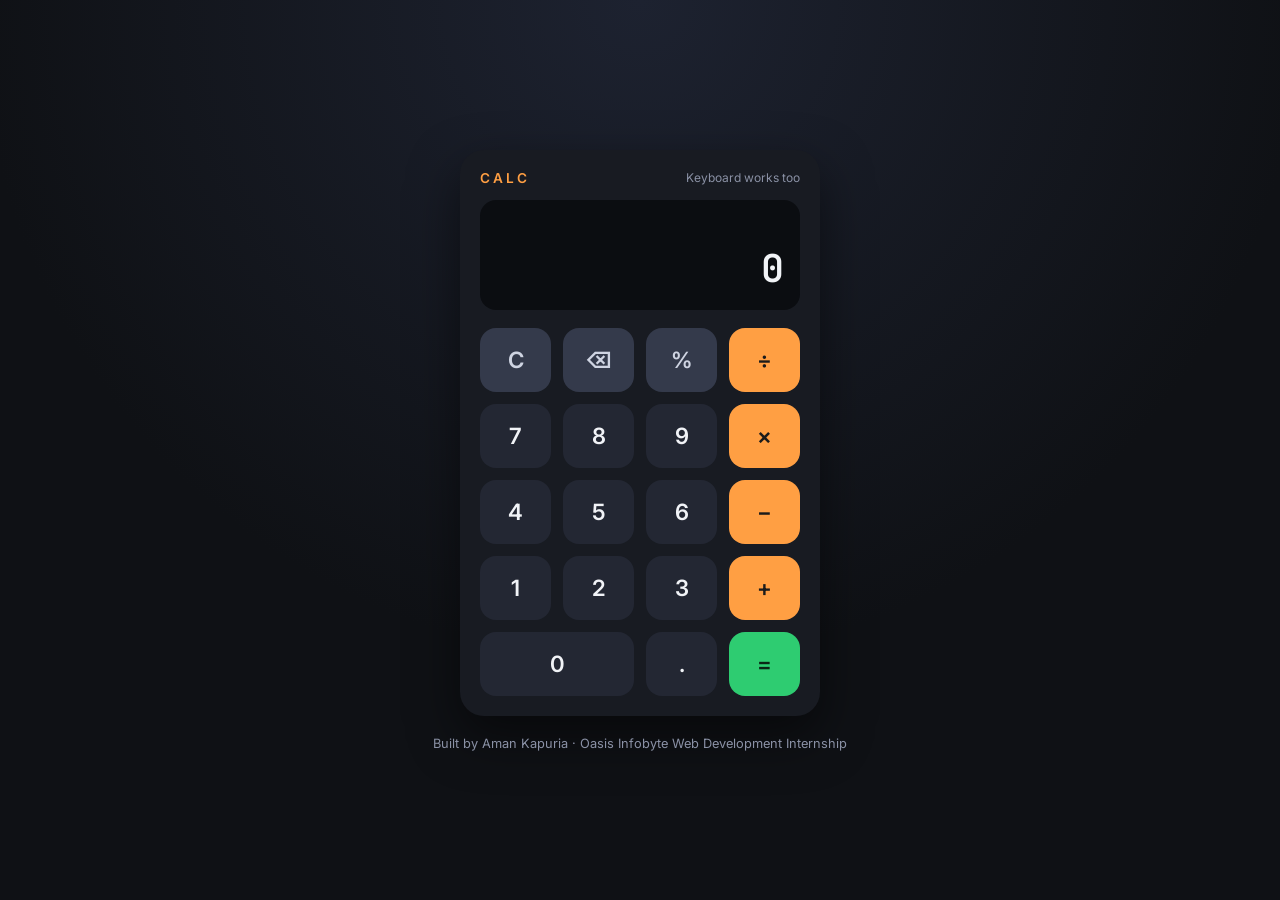
<file: WebDev-L2-Calculator/index.html>
<!DOCTYPE html>
<html lang="en">
<head>
  <meta charset="UTF-8">
  <meta name="viewport" content="width=device-width, initial-scale=1.0">
  <title>Calculator | Aman Kapuria</title>
  <link rel="preconnect" href="https://fonts.googleapis.com">
  <link href="https://fonts.googleapis.com/css2?family=JetBrains+Mono:wght@400;600&family=Inter:wght@400;600&display=swap" rel="stylesheet">
  <link rel="stylesheet" href="style.css">
</head>
<body>
  <main class="calculator" aria-label="Calculator">
    <header class="calc-header">
      <span class="brand">CALC</span>
      <span class="hint">Keyboard works too</span>
    </header>

    <!-- Display screen: top line = expression, bottom line = current value / result -->
    <section class="display" aria-live="polite">
      <div class="expression" id="expression"></div>
      <div class="result" id="result">0</div>
    </section>

    <!-- Buttons: no inline onclick. Every button is wired up in script.js with addEventListener -->
    <section class="keys">
      <button class="key fn" data-action="clear">C</button>
      <button class="key fn" data-action="backspace" aria-label="Backspace">⌫</button>
      <button class="key fn" data-action="percent">%</button>
      <button class="key op" data-operator="÷">÷</button>

      <button class="key" data-number="7">7</button>
      <button class="key" data-number="8">8</button>
      <button class="key" data-number="9">9</button>
      <button class="key op" data-operator="×">×</button>

      <button class="key" data-number="4">4</button>
      <button class="key" data-number="5">5</button>
      <button class="key" data-number="6">6</button>
      <button class="key op" data-operator="−">−</button>

      <button class="key" data-number="1">1</button>
      <button class="key" data-number="2">2</button>
      <button class="key" data-number="3">3</button>
      <button class="key op" data-operator="+">+</button>

      <button class="key zero" data-number="0">0</button>
      <button class="key" data-action="decimal">.</button>
      <button class="key equals" data-action="equals">=</button>
    </section>
  </main>

  <footer class="credit">Built by Aman Kapuria · Oasis Infobyte Web Development Internship</footer>

  <script src="script.js"></script>
</body>
</html>
</file>
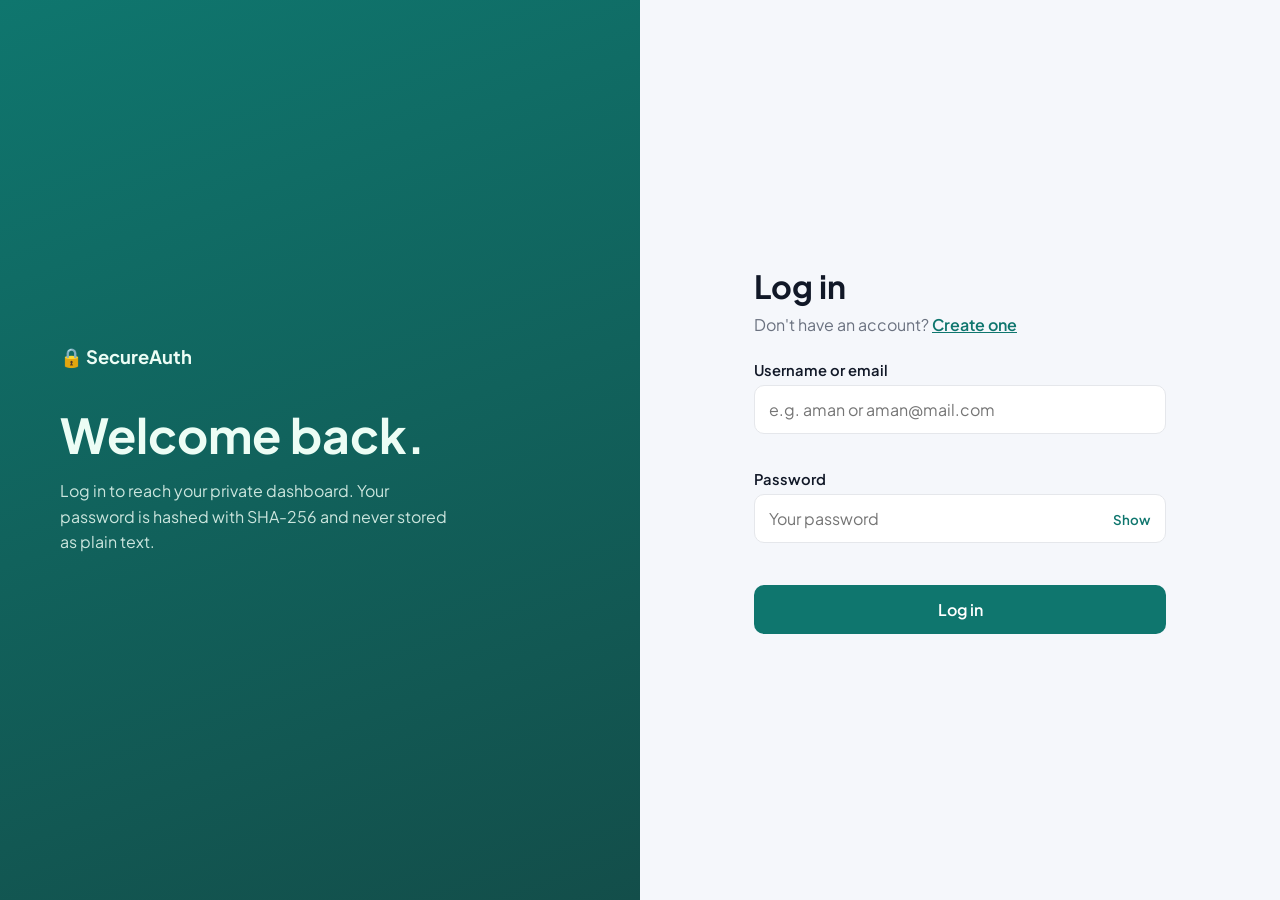
<file: WebDev-L2-LoginAuth/index.html>
<!DOCTYPE html>
<html lang="en">
<head>
  <meta charset="UTF-8">
  <meta name="viewport" content="width=device-width, initial-scale=1.0">
  <title>Login | SecureAuth</title>
  <link rel="preconnect" href="https://fonts.googleapis.com">
  <link href="https://fonts.googleapis.com/css2?family=Plus+Jakarta+Sans:wght@400;500;600;700&display=swap" rel="stylesheet">
  <link rel="stylesheet" href="style.css">
</head>
<body>
  <div class="auth-wrap">
    <aside class="brand-panel">
      <div class="logo">🔒 SecureAuth</div>
      <h2>Welcome back.</h2>
      <p>Log in to reach your private dashboard. Your password is hashed with SHA-256 and never stored as plain text.</p>
    </aside>

    <main class="form-panel">
      <h1>Log in</h1>
      <p class="sub">Don't have an account? <a href="register.html">Create one</a></p>

      <div class="alert" id="alert" role="alert" hidden></div>

      <form id="loginForm" novalidate>
        <div class="field">
          <label for="identifier">Username or email</label>
          <input type="text" id="identifier" autocomplete="username" placeholder="e.g. aman or aman@mail.com">
          <span class="field-error"></span>
        </div>

        <div class="field">
          <label for="password">Password</label>
          <div class="pass-wrap">
            <input type="password" id="password" autocomplete="current-password" placeholder="Your password">
            <button type="button" class="toggle-pass">Show</button>
          </div>
          <span class="field-error"></span>
        </div>

        <button type="submit" class="btn-primary" id="loginBtn">Log in</button>
      </form>
    </main>
  </div>

  <script src="auth.js"></script>
  <script>
    // Already logged in? Go straight to the dashboard.
    if (getSession()) window.location.replace("dashboard.html");

    const loginForm = document.getElementById("loginForm");
    const identifierInput = document.getElementById("identifier");
    const passwordInput = document.getElementById("password");
    const alertBox = document.getElementById("alert");
    const loginBtn = document.getElementById("loginBtn");

    // Show the success message after registering
    if (new URLSearchParams(location.search).get("registered") === "1") {
      showAlert(alertBox, "Account created! Please log in.", "success");
    }

    loginForm.addEventListener("submit", async (event) => {
      event.preventDefault();
      showAlert(alertBox, "");

      const identifier = identifierInput.value.trim();
      const password = passwordInput.value;

      // No empty submissions
      setFieldError(identifierInput, identifier ? "" : "Please enter your username or email.");
      setFieldError(passwordInput, password ? "" : "Please enter your password.");
      if (!identifier || !password) return;

      loginBtn.disabled = true;
      loginBtn.textContent = "Checking...";
      try {
        const result = await loginUser(identifier, password);
        if (result.ok) {
          window.location.replace("dashboard.html");
          return;
        }
        showAlert(alertBox, result.message);
        passwordInput.value = "";
        passwordInput.focus();
      } catch (err) {
        showAlert(alertBox, "Your browser can't run secure hashing here. Please open the page over https or localhost.");
      }
      loginBtn.disabled = false;
      loginBtn.textContent = "Log in";
    });

    [identifierInput, passwordInput].forEach((input) =>
      input.addEventListener("input", () => setFieldError(input, ""))
    );
  </script>
</body>
</html>
</file>
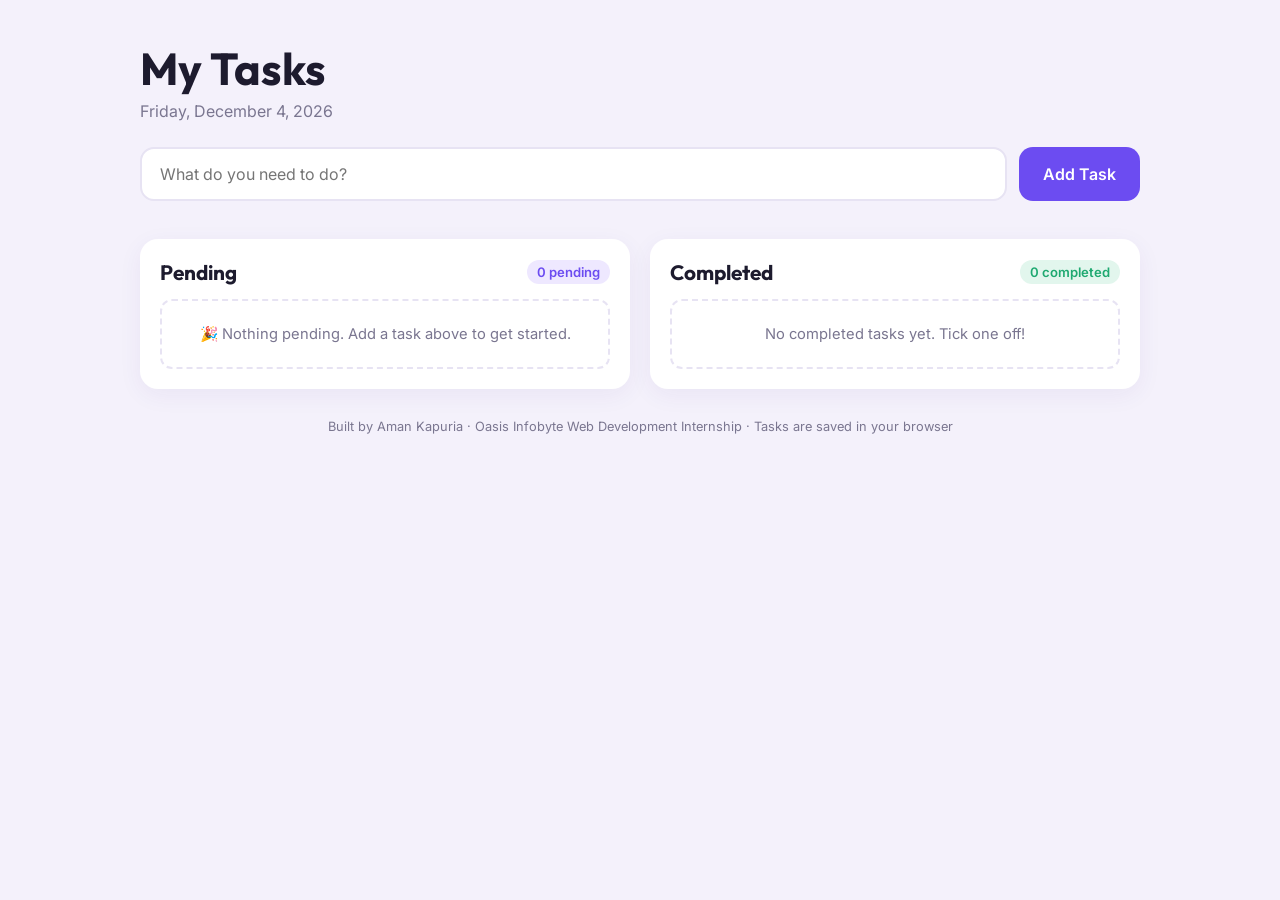
<file: WebDev-L2-TodoApp/index.html>
<!DOCTYPE html>
<html lang="en">
<head>
  <meta charset="UTF-8">
  <meta name="viewport" content="width=device-width, initial-scale=1.0">
  <title>To-Do App | Aman Kapuria</title>
  <link rel="preconnect" href="https://fonts.googleapis.com">
  <link href="https://fonts.googleapis.com/css2?family=Outfit:wght@500;700&family=Inter:wght@400;500;600&display=swap" rel="stylesheet">
  <link rel="stylesheet" href="style.css">
</head>
<body>
  <main class="app">
    <header class="app-header">
      <h1>My Tasks</h1>
      <p class="today" id="today"></p>
    </header>

    <!-- Add a new task -->
    <form class="add-form" id="addForm" autocomplete="off">
      <input type="text" id="taskInput" placeholder="What do you need to do?" maxlength="120" aria-label="New task">
      <button type="submit" class="btn-add">Add Task</button>
    </form>
    <p class="form-error" id="formError" role="alert"></p>

    <div class="lists">
      <!-- Pending tasks -->
      <section class="list-card">
        <div class="list-head">
          <h2>Pending</h2>
          <span class="count pending-count" id="pendingCount">0 pending</span>
        </div>
        <ul class="task-list" id="pendingList"></ul>
        <p class="empty" id="pendingEmpty">🎉 Nothing pending. Add a task above to get started.</p>
      </section>

      <!-- Completed tasks -->
      <section class="list-card">
        <div class="list-head">
          <h2>Completed</h2>
          <span class="count done-count" id="completedCount">0 completed</span>
        </div>
        <ul class="task-list" id="completedList"></ul>
        <p class="empty" id="completedEmpty">No completed tasks yet. Tick one off!</p>
      </section>
    </div>

    <footer class="credit">Built by Aman Kapuria · Oasis Infobyte Web Development Internship · Tasks are saved in your browser</footer>
  </main>

  <!-- Template for one task row (copied by JavaScript) -->
  <template id="taskTemplate">
    <li class="task">
      <button class="check" title="Mark complete" aria-label="Mark complete"></button>
      <div class="task-body">
        <span class="task-text"></span>
        <input class="edit-input" type="text" maxlength="120" aria-label="Edit task">
        <span class="task-time"></span>
      </div>
      <div class="task-actions">
        <button class="icon-btn edit" title="Edit" aria-label="Edit task">✎</button>
        <button class="icon-btn delete" title="Delete" aria-label="Delete task">🗑</button>
      </div>
    </li>
  </template>

  <script src="script.js"></script>
</body>
</html>
</file>
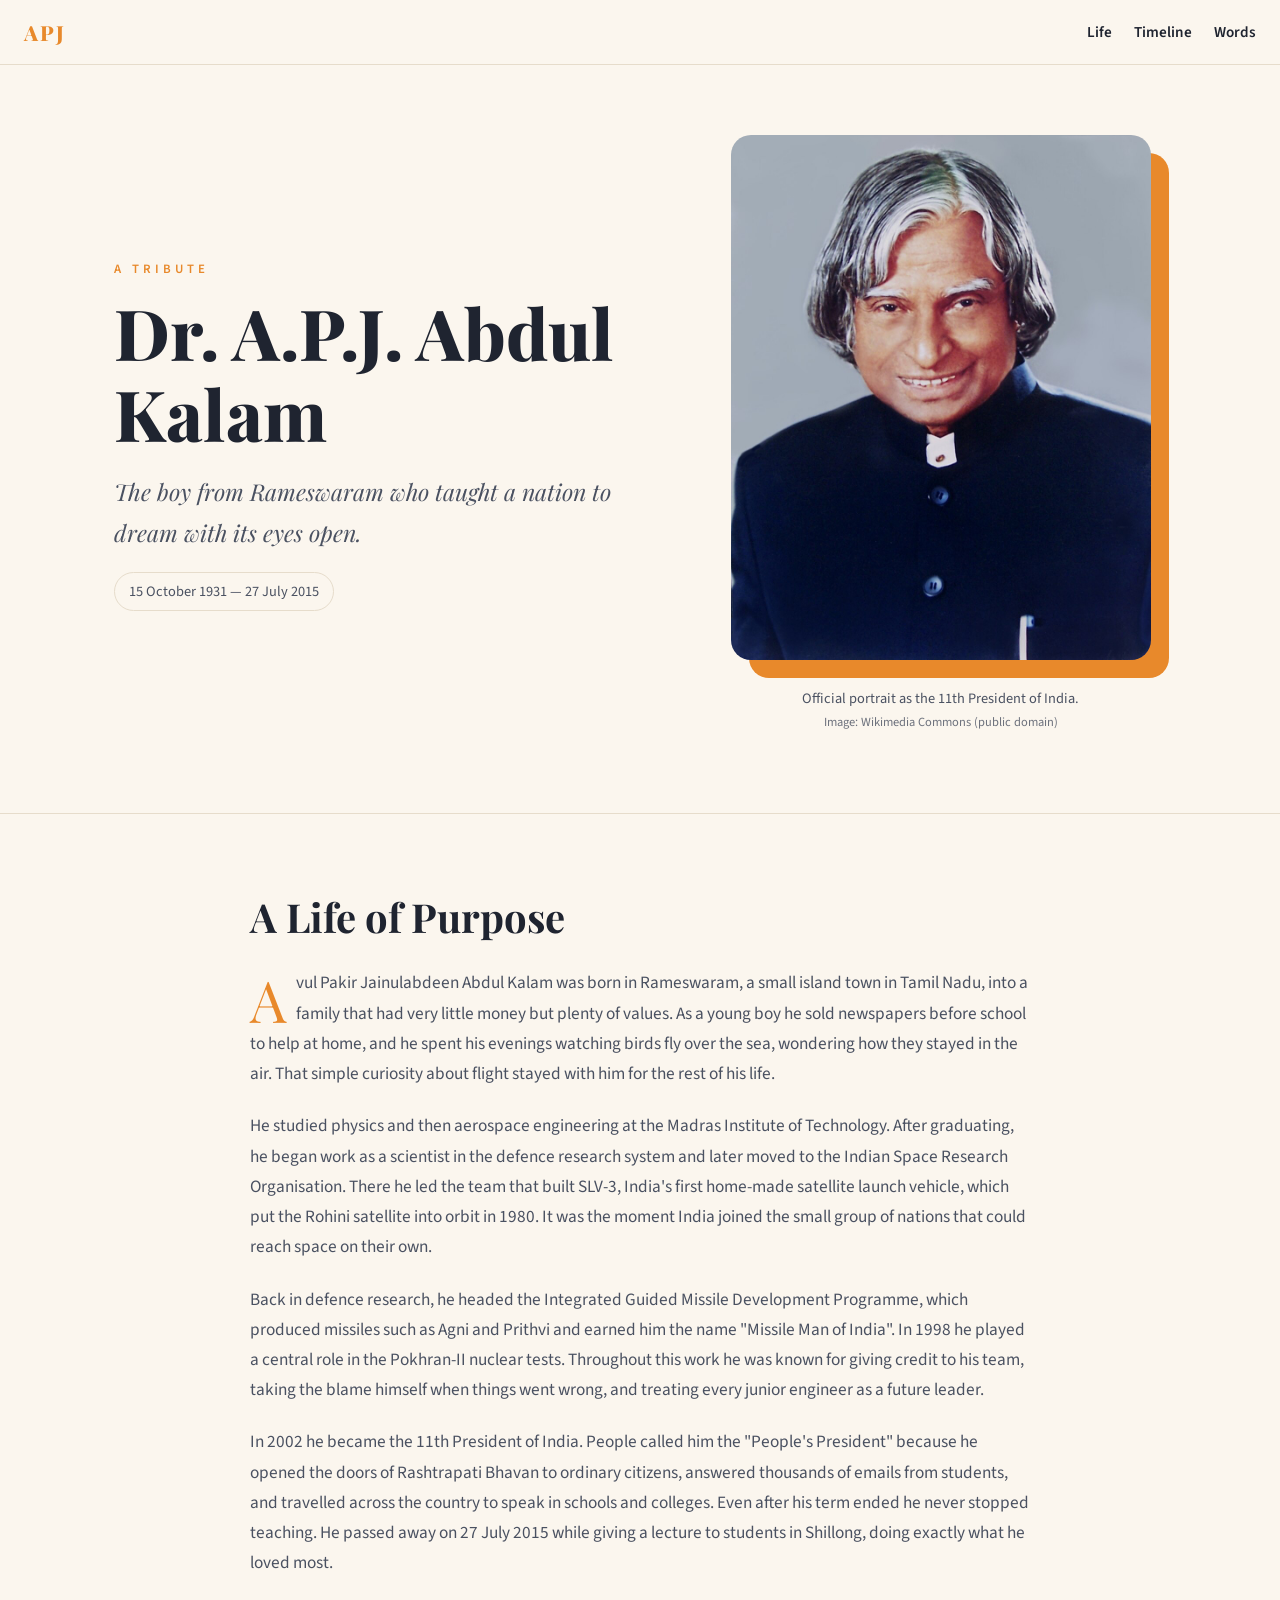
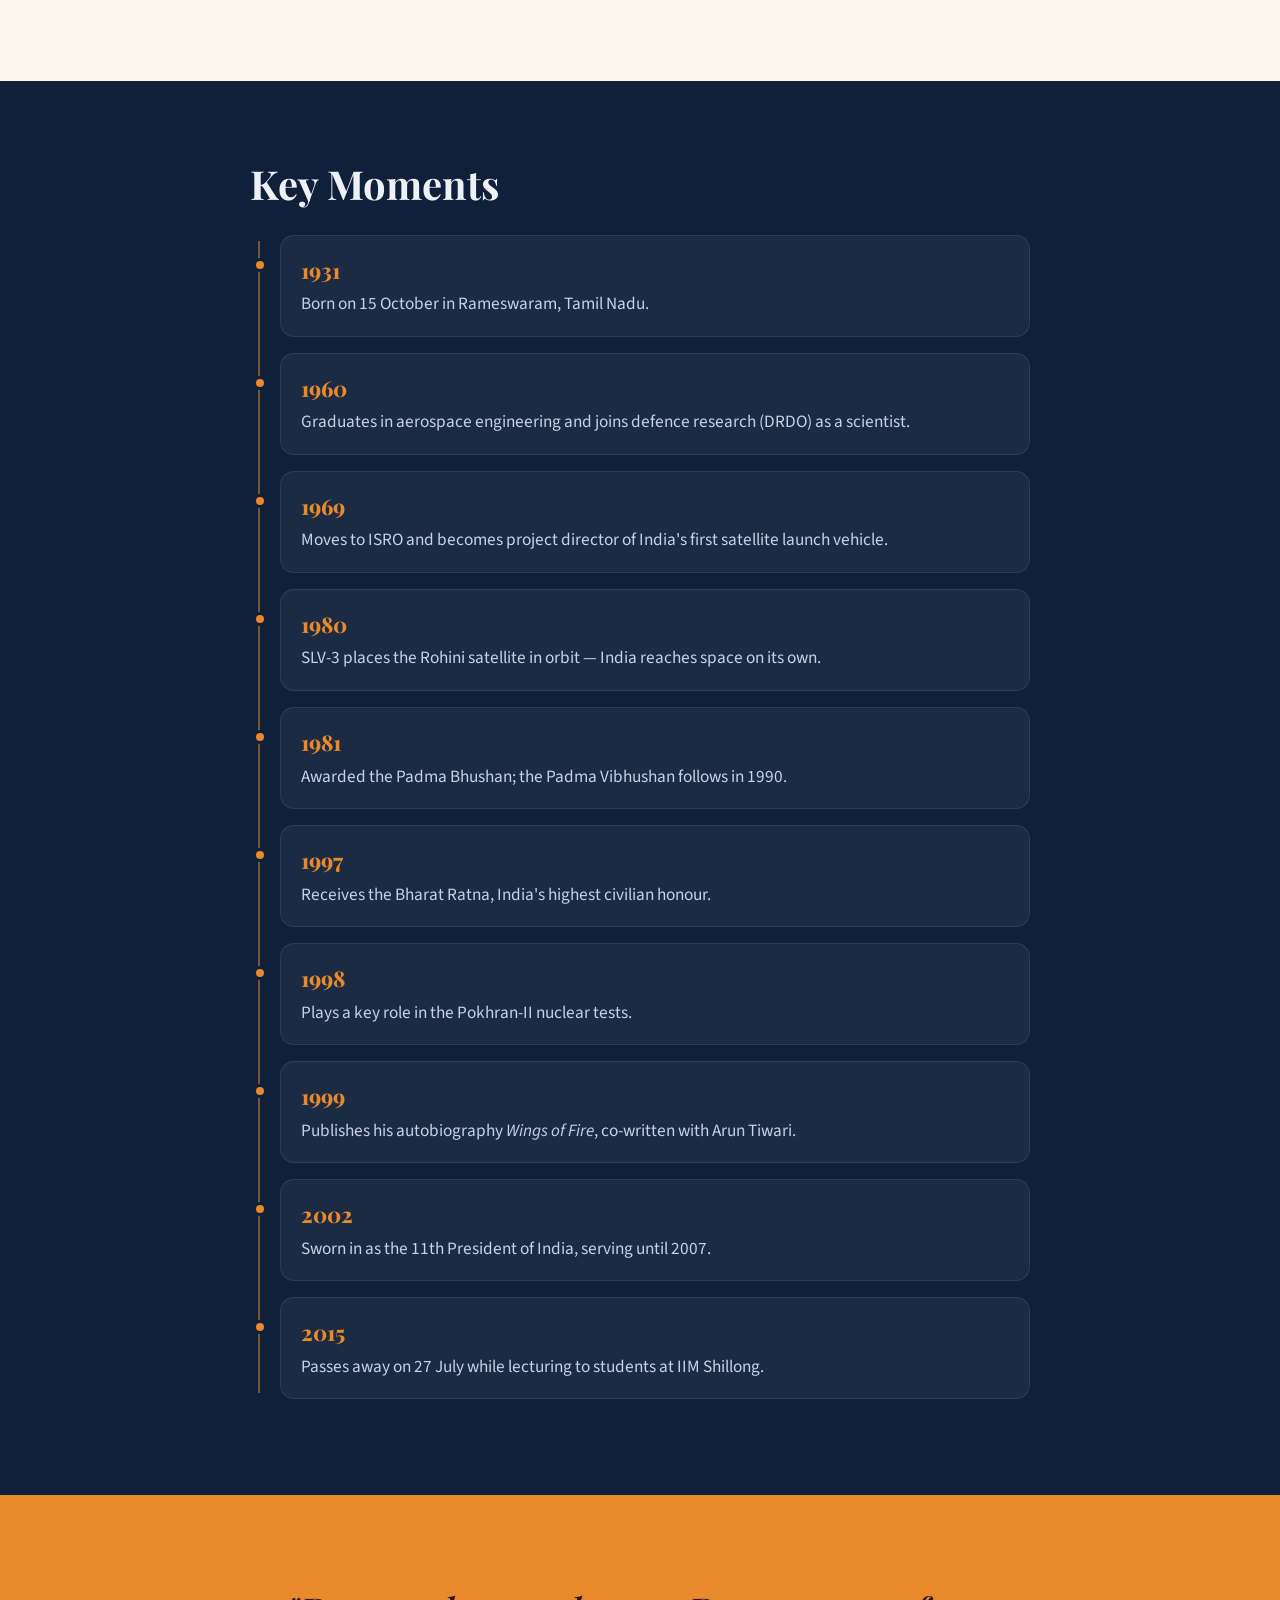
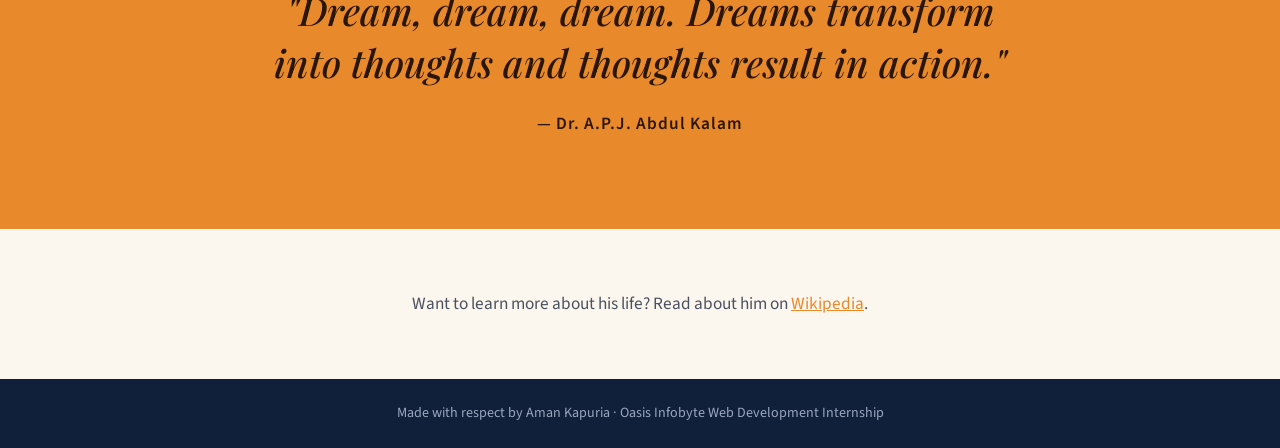
<file: WebDev-L2-TributePage/index.html>
<!DOCTYPE html>
<html lang="en">
<head>
  <meta charset="UTF-8">
  <meta name="viewport" content="width=device-width, initial-scale=1.0">
  <title>Dr. A.P.J. Abdul Kalam — A Tribute</title>
  <meta name="description" content="A tribute page to Dr. A.P.J. Abdul Kalam, the Missile Man of India and the People's President.">
  <link rel="preconnect" href="https://fonts.googleapis.com">
  <link href="https://fonts.googleapis.com/css2?family=Playfair+Display:ital,wght@0,600;0,800;1,500&family=Source+Sans+3:wght@400;600&display=swap" rel="stylesheet">
  <link rel="stylesheet" href="style.css">
</head>
<body>
  <!-- Simple top navigation -->
  <nav class="nav">
    <span class="nav-logo">APJ</span>
    <ul class="nav-links">
      <li><a href="#life">Life</a></li>
      <li><a href="#timeline">Timeline</a></li>
      <li><a href="#quote">Words</a></li>
    </ul>
  </nav>

  <!-- 1. Title + tagline + main image -->
  <header class="hero" id="main">
    <div class="hero-text">
      <p class="eyebrow">A Tribute</p>
      <h1 id="title">Dr. A.P.J. Abdul Kalam</h1>
      <p class="tagline" id="tagline">The boy from Rameswaram who taught a nation to dream with its eyes open.</p>
      <p class="dates">15 October 1931 — 27 July 2015</p>
    </div>

    <figure class="hero-figure" id="img-div">
      <!--
        Image: official portrait of Dr. Kalam, downloaded from Wikimedia Commons
        (public domain / Government of India work). Saved locally as images/kalam.jpg
      -->
      <img id="image" src="images/kalam.jpg"
           alt="Portrait of Dr. A.P.J. Abdul Kalam, 11th President of India">
      <figcaption id="img-caption">
        Official portrait as the 11th President of India.
        <span class="credit">Image: Wikimedia Commons (public domain)</span>
      </figcaption>
    </figure>
  </header>

  <!-- 2. Biography / tribute — original writing -->
  <main>
    <section class="bio" id="life">
      <div class="container">
        <h2>A Life of Purpose</h2>

        <p>
          Avul Pakir Jainulabdeen Abdul Kalam was born in Rameswaram, a small island town in
          Tamil Nadu, into a family that had very little money but plenty of values. As a young
          boy he sold newspapers before school to help at home, and he spent his evenings
          watching birds fly over the sea, wondering how they stayed in the air. That simple
          curiosity about flight stayed with him for the rest of his life.
        </p>

        <p>
          He studied physics and then aerospace engineering at the Madras Institute of
          Technology. After graduating, he began work as a scientist in the defence research
          system and later moved to the Indian Space Research Organisation. There he led the
          team that built SLV-3, India's first home-made satellite launch vehicle, which put
          the Rohini satellite into orbit in 1980. It was the moment India joined the small
          group of nations that could reach space on their own.
        </p>

        <p>
          Back in defence research, he headed the Integrated Guided Missile Development
          Programme, which produced missiles such as Agni and Prithvi and earned him the
          name "Missile Man of India". In 1998 he played a central role in the Pokhran-II
          nuclear tests. Throughout this work he was known for giving credit to his team,
          taking the blame himself when things went wrong, and treating every junior engineer
          as a future leader.
        </p>

        <p>
          In 2002 he became the 11th President of India. People called him the "People's
          President" because he opened the doors of Rashtrapati Bhavan to ordinary citizens,
          answered thousands of emails from students, and travelled across the country to
          speak in schools and colleges. Even after his term ended he never stopped teaching.
          He passed away on 27 July 2015 while giving a lecture to students in Shillong,
          doing exactly what he loved most.
        </p>
      </div>
    </section>

    <!-- 3. Timeline of key achievements (styled cards on a dark background) -->
    <section class="timeline-section" id="timeline">
      <div class="container">
        <h2>Key Moments</h2>
        <ol class="timeline">
          <li class="timeline-item">
            <span class="year">1931</span>
            <p>Born on 15 October in Rameswaram, Tamil Nadu.</p>
          </li>
          <li class="timeline-item">
            <span class="year">1960</span>
            <p>Graduates in aerospace engineering and joins defence research (DRDO) as a scientist.</p>
          </li>
          <li class="timeline-item">
            <span class="year">1969</span>
            <p>Moves to ISRO and becomes project director of India's first satellite launch vehicle.</p>
          </li>
          <li class="timeline-item">
            <span class="year">1980</span>
            <p>SLV-3 places the Rohini satellite in orbit — India reaches space on its own.</p>
          </li>
          <li class="timeline-item">
            <span class="year">1981</span>
            <p>Awarded the Padma Bhushan; the Padma Vibhushan follows in 1990.</p>
          </li>
          <li class="timeline-item">
            <span class="year">1997</span>
            <p>Receives the Bharat Ratna, India's highest civilian honour.</p>
          </li>
          <li class="timeline-item">
            <span class="year">1998</span>
            <p>Plays a key role in the Pokhran-II nuclear tests.</p>
          </li>
          <li class="timeline-item">
            <span class="year">1999</span>
            <p>Publishes his autobiography <em>Wings of Fire</em>, co-written with Arun Tiwari.</p>
          </li>
          <li class="timeline-item">
            <span class="year">2002</span>
            <p>Sworn in as the 11th President of India, serving until 2007.</p>
          </li>
          <li class="timeline-item">
            <span class="year">2015</span>
            <p>Passes away on 27 July while lecturing to students at IIM Shillong.</p>
          </li>
        </ol>
      </div>
    </section>

    <!-- 4. Quote block -->
    <section class="quote-section" id="quote">
      <div class="container">
        <blockquote class="quote">
          <p>"Dream, dream, dream. Dreams transform into thoughts and thoughts result in action."</p>
          <cite>— Dr. A.P.J. Abdul Kalam</cite>
        </blockquote>
      </div>
    </section>

    <!-- Closing note -->
    <section class="closing">
      <div class="container">
        <p>
          Want to learn more about his life? Read about him on
          <a id="tribute-link" href="https://en.wikipedia.org/wiki/A._P._J._Abdul_Kalam" target="_blank" rel="noopener">Wikipedia</a>.
        </p>
      </div>
    </section>
  </main>

  <footer class="footer">
    <p>Made with respect by Aman Kapuria · Oasis Infobyte Web Development Internship</p>
  </footer>

  <script>
    // Load the photo. If images/kalam.jpg isn't found, also try other common
    // image types. If none work, show a clear note instead of a broken image.
    (function () {
      const img = document.getElementById("image");
      const tries = ["images/kalam.jpeg", "images/kalam.png", "images/kalam.webp", "images/kalam.JPG"];

      function tryNext() {
        const next = tries.shift();
        if (next) img.src = next;
        else img.closest("figure").classList.add("no-image");
      }

      img.addEventListener("error", tryNext);
      // The first try may have failed before this script ran
      if (img.complete && img.naturalWidth === 0) tryNext();
    })();
  </script>
</body>
</html>
</file>
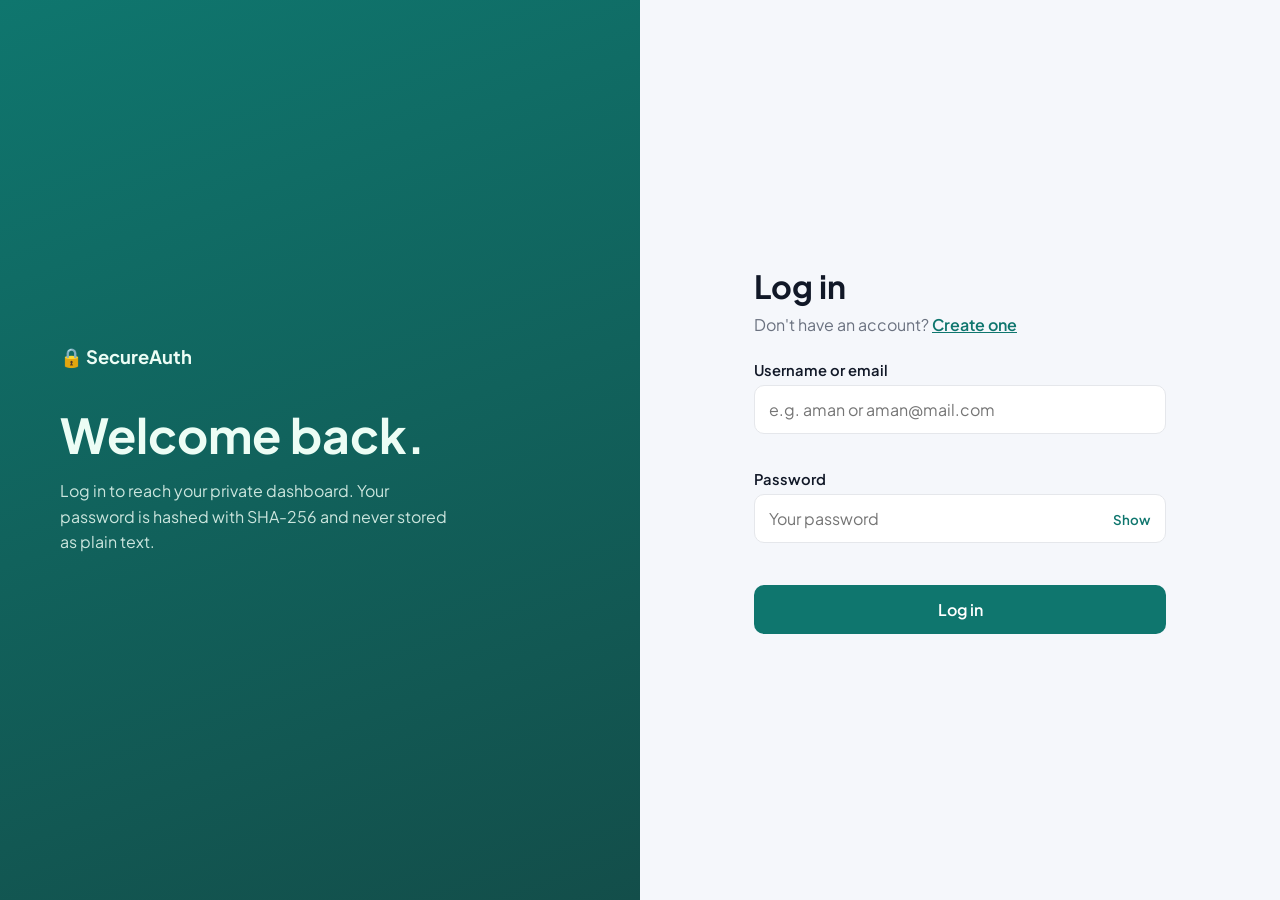
<file: WebDev-L2-LoginAuth/dashboard.html>
<!DOCTYPE html>
<html lang="en">
<head>
  <meta charset="UTF-8">
  <meta name="viewport" content="width=device-width, initial-scale=1.0">
  <title>Dashboard | SecureAuth</title>
  <link rel="preconnect" href="https://fonts.googleapis.com">
  <link href="https://fonts.googleapis.com/css2?family=Plus+Jakarta+Sans:wght@400;500;600;700&display=swap" rel="stylesheet">
  <link rel="stylesheet" href="style.css">
  <!-- Hide the page until we've checked the user is logged in -->
  <style>body { visibility: hidden; }</style>
</head>
<body class="dash-body">
  <header class="topbar">
    <div class="logo dark">🔒 SecureAuth</div>
    <button class="btn-logout" id="logoutBtn">Log out</button>
  </header>

  <main class="dashboard">
    <section class="welcome">
      <p class="badge">Protected page</p>
      <h1>Hello, <span id="userName"></span> 👋</h1>
      <p class="sub">You can only see this page because you are logged in. Try opening it after logging out — you'll be sent back to the login page.</p>
    </section>

    <section class="stats">
      <div class="stat">
        <span class="stat-label">Logged in at</span>
        <span class="stat-value" id="loginAt"></span>
      </div>
      <div class="stat">
        <span class="stat-label">Account created</span>
        <span class="stat-value" id="createdAt"></span>
      </div>
      <div class="stat">
        <span class="stat-label">Registered users</span>
        <span class="stat-value" id="userCount"></span>
      </div>
    </section>

    <section class="panel">
      <h2>How your password is stored</h2>
      <p>Your password is mixed with a random salt and turned into a SHA-256 hash. Only this hash is saved — the real password is never stored anywhere.</p>
      <div class="hash-row">
        <span class="hash-label">Salt</span>
        <code id="saltValue"></code>
      </div>
      <div class="hash-row">
        <span class="hash-label">SHA-256 hash</span>
        <code id="hashValue"></code>
      </div>
    </section>
  </main>

  <script src="auth.js"></script>
  <script>
    // Protect the page: no session -> back to login
    const session = getSession();
    if (!session) {
      window.location.replace("index.html");
    } else {
      const user = findUser(session.username);
      const fmt = (t) =>
        new Date(t).toLocaleString(undefined, { day: "numeric", month: "short", year: "numeric", hour: "numeric", minute: "2-digit" });

      document.getElementById("userName").textContent = user.username;
      document.getElementById("loginAt").textContent = fmt(session.loginAt);
      document.getElementById("createdAt").textContent = fmt(user.createdAt);
      document.getElementById("userCount").textContent = getUsers().length;
      document.getElementById("saltValue").textContent = user.salt;
      document.getElementById("hashValue").textContent = user.passwordHash;

      document.body.style.visibility = "visible";
    }

    document.getElementById("logoutBtn").addEventListener("click", logout);

    // If the user logs out in another tab, leave this page too
    window.addEventListener("storage", (e) => {
      if (e.key === SESSION_KEY && !getSession()) window.location.replace("index.html");
    });

    // Coming back with the browser "Back" button after logout should not show the page
    window.addEventListener("pageshow", () => {
      if (!getSession()) window.location.replace("index.html");
    });
  </script>
</body>
</html>
</file>
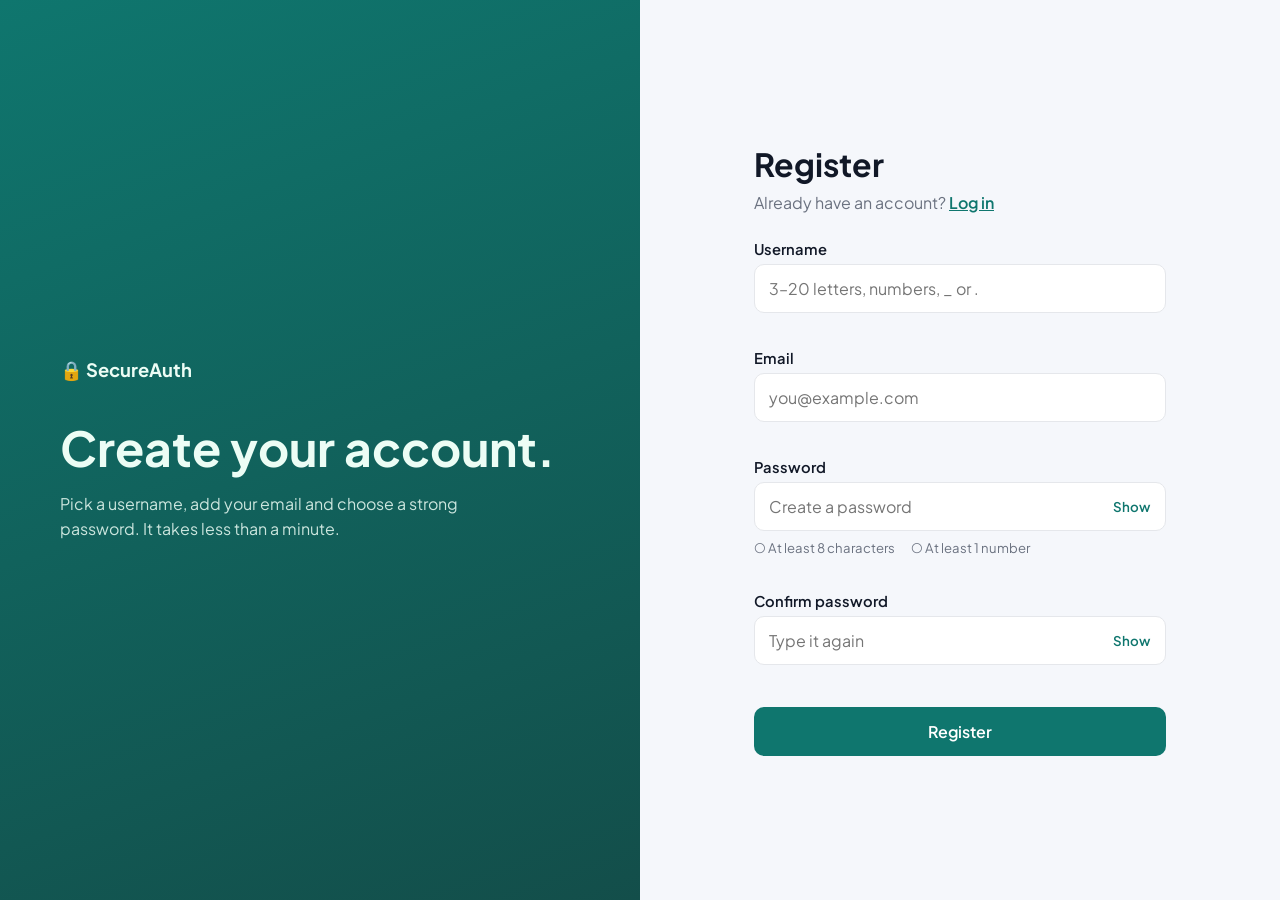
<file: WebDev-L2-LoginAuth/register.html>
<!DOCTYPE html>
<html lang="en">
<head>
  <meta charset="UTF-8">
  <meta name="viewport" content="width=device-width, initial-scale=1.0">
  <title>Register | SecureAuth</title>
  <link rel="preconnect" href="https://fonts.googleapis.com">
  <link href="https://fonts.googleapis.com/css2?family=Plus+Jakarta+Sans:wght@400;500;600;700&display=swap" rel="stylesheet">
  <link rel="stylesheet" href="style.css">
</head>
<body>
  <div class="auth-wrap">
    <aside class="brand-panel">
      <div class="logo">🔒 SecureAuth</div>
      <h2>Create your account.</h2>
      <p>Pick a username, add your email and choose a strong password. It takes less than a minute.</p>
    </aside>

    <main class="form-panel">
      <h1>Register</h1>
      <p class="sub">Already have an account? <a href="index.html">Log in</a></p>

      <div class="alert" id="alert" role="alert" hidden></div>

      <form id="registerForm" novalidate>
        <div class="field">
          <label for="username">Username</label>
          <input type="text" id="username" autocomplete="username" placeholder="3–20 letters, numbers, _ or .">
          <span class="field-error"></span>
        </div>

        <div class="field">
          <label for="email">Email</label>
          <input type="email" id="email" autocomplete="email" placeholder="you@example.com">
          <span class="field-error"></span>
        </div>

        <div class="field">
          <label for="password">Password</label>
          <div class="pass-wrap">
            <input type="password" id="password" autocomplete="new-password" placeholder="Create a password">
            <button type="button" class="toggle-pass">Show</button>
          </div>
          <ul class="rules" id="rules">
            <li data-rule="length">At least 8 characters</li>
            <li data-rule="number">At least 1 number</li>
          </ul>
          <span class="field-error"></span>
        </div>

        <div class="field">
          <label for="confirm">Confirm password</label>
          <div class="pass-wrap">
            <input type="password" id="confirm" autocomplete="new-password" placeholder="Type it again">
            <button type="button" class="toggle-pass">Show</button>
          </div>
          <span class="field-error"></span>
        </div>

        <button type="submit" class="btn-primary" id="registerBtn">Register</button>
      </form>
    </main>
  </div>

  <script src="auth.js"></script>
  <script>
    if (getSession()) window.location.replace("dashboard.html");

    const form = document.getElementById("registerForm");
    const usernameInput = document.getElementById("username");
    const emailInput = document.getElementById("email");
    const passwordInput = document.getElementById("password");
    const confirmInput = document.getElementById("confirm");
    const alertBox = document.getElementById("alert");
    const registerBtn = document.getElementById("registerBtn");
    const ruleItems = document.querySelectorAll("#rules li");

    // Live password rule checklist
    passwordInput.addEventListener("input", () => {
      const result = checkPasswordRules(passwordInput.value);
      ruleItems.forEach((li) => li.classList.toggle("met", result[li.dataset.rule]));
    });

    [usernameInput, emailInput, passwordInput, confirmInput].forEach((input) =>
      input.addEventListener("input", () => setFieldError(input, ""))
    );

    function validate() {
      const username = usernameInput.value.trim();
      const email = emailInput.value.trim();
      const password = passwordInput.value;
      const confirm = confirmInput.value;
      let valid = true;

      const fail = (input, msg) => {
        setFieldError(input, msg);
        valid = false;
      };

      if (!username) fail(usernameInput, "Please choose a username.");
      else if (!USERNAME_PATTERN.test(username))
        fail(usernameInput, "Use 3–20 letters, numbers, _ or . only.");

      if (!email) fail(emailInput, "Please enter your email.");
      else if (!EMAIL_PATTERN.test(email)) fail(emailInput, "Please enter a valid email address.");

      const rules = checkPasswordRules(password);
      if (!password) fail(passwordInput, "Please create a password.");
      else if (!rules.length) fail(passwordInput, "Password must be at least 8 characters.");
      else if (!rules.number) fail(passwordInput, "Password must contain at least 1 number.");

      if (!confirm) fail(confirmInput, "Please confirm your password.");
      else if (confirm !== password) fail(confirmInput, "Passwords do not match.");

      return valid ? { username, email, password } : null;
    }

    form.addEventListener("submit", async (event) => {
      event.preventDefault();
      showAlert(alertBox, "");

      const data = validate();
      if (!data) return;

      registerBtn.disabled = true;
      registerBtn.textContent = "Creating account...";
      try {
        const result = await registerUser(data);
        if (result.ok) {
          window.location.replace("index.html?registered=1");
          return;
        }
        const input = result.field === "email" ? emailInput : usernameInput;
        setFieldError(input, result.message);
        showAlert(alertBox, result.message);
      } catch (err) {
        showAlert(alertBox, "Your browser can't run secure hashing here. Please open the page over https or localhost.");
      }
      registerBtn.disabled = false;
      registerBtn.textContent = "Register";
    });
  </script>
</body>
</html>
</file>
<file: WebDev-L2-Calculator/style.css>
/* ---------- Colour palette ---------- */
:root {
  --bg: #0f1115;
  --panel: #181b22;
  --screen: #0b0d11;
  --key: #232733;
  --key-hover: #2d3242;
  --fn: #343a4b;
  --accent: #ff9f43;      /* operators */
  --accent-dark: #e8862a;
  --equals: #2ecc71;
  --text: #f1f3f7;
  --muted: #8a91a5;
  --error: #ff6b6b;
}

*,
*::before,
*::after {
  box-sizing: border-box;
  margin: 0;
  padding: 0;
}

body {
  min-height: 100vh;
  display: flex;
  flex-direction: column;
  align-items: center;
  justify-content: center;
  gap: 20px;
  padding: 16px;
  background: radial-gradient(circle at top, #1d2230 0%, var(--bg) 60%);
  color: var(--text);
  font-family: "Inter", system-ui, sans-serif;
}

.calculator {
  width: 100%;
  max-width: 360px;
  background: var(--panel);
  border-radius: 24px;
  padding: 20px;
  box-shadow: 0 20px 50px rgba(0, 0, 0, 0.5);
}

.calc-header {
  display: flex;
  justify-content: space-between;
  align-items: center;
  margin-bottom: 14px;
}

.brand {
  font-weight: 600;
  letter-spacing: 3px;
  color: var(--accent);
  font-size: 0.85rem;
}

.hint {
  font-size: 0.75rem;
  color: var(--muted);
}

/* ---------- Display screen ---------- */
.display {
  background: var(--screen);
  border-radius: 16px;
  padding: 18px 16px;
  margin-bottom: 18px;
  text-align: right;
  font-family: "JetBrains Mono", monospace;
  min-height: 110px;
  display: flex;
  flex-direction: column;
  justify-content: flex-end;
  overflow: hidden;
}

.expression {
  color: var(--muted);
  font-size: 1rem;
  min-height: 1.4em;
  word-break: break-all;
}

.result {
  font-size: 2.4rem;
  font-weight: 600;
  margin-top: 6px;
  word-break: break-all;
  line-height: 1.15;
}

.result.small {
  font-size: 1.6rem;
}

.result.error {
  color: var(--error);
  font-size: 1.25rem;
}

/* ---------- Buttons laid out with CSS Grid ---------- */
.keys {
  display: grid;
  grid-template-columns: repeat(4, 1fr);
  gap: 12px;
}

.key {
  height: 64px;
  border: none;
  border-radius: 16px;
  background: var(--key);
  color: var(--text);
  font-family: "Inter", sans-serif;
  font-size: 1.4rem;
  font-weight: 600;
  cursor: pointer;
  transition: background 0.15s ease, transform 0.08s ease;
}

.key:hover {
  background: var(--key-hover);
}

.key:active,
.key.pressed {
  transform: scale(0.94);
}

.key.fn {
  background: var(--fn);
  color: #cfd4e2;
}

.key.op {
  background: var(--accent);
  color: #1b1b1b;
}

.key.op:hover {
  background: var(--accent-dark);
}

.key.op.active {
  outline: 3px solid #fff;
  outline-offset: -3px;
}

.key.zero {
  grid-column: span 2;
}

.key.equals {
  grid-column: span 1;
  background: var(--equals);
  color: #0b2615;
}

.key.equals:hover {
  background: #27b663;
}

.credit {
  font-size: 0.8rem;
  color: var(--muted);
  text-align: center;
}

/* ---------- Small phones ---------- */
@media (max-width: 380px) {
  .calculator {
    padding: 14px;
  }
  .keys {
    gap: 9px;
  }
  .key {
    height: 56px;
    font-size: 1.2rem;
  }
  .result {
    font-size: 2rem;
  }
}
</file>
<file: WebDev-L2-LoginAuth/style.css>
:root {
  --bg: #f5f7fb;
  --card: #ffffff;
  --ink: #111827;
  --muted: #6b7280;
  --line: #e5e7eb;
  --brand: #0f766e;
  --brand-dark: #115e59;
  --brand-soft: #ccfbf1;
  --danger: #dc2626;
  --danger-soft: #fef2f2;
  --success: #15803d;
  --success-soft: #f0fdf4;
}

*,
*::before,
*::after {
  box-sizing: border-box;
  margin: 0;
  padding: 0;
}

body {
  min-height: 100vh;
  background: var(--bg);
  color: var(--ink);
  font-family: "Plus Jakarta Sans", system-ui, sans-serif;
}

a {
  color: var(--brand);
  font-weight: 600;
}

/* Login / register layout */
.auth-wrap {
  min-height: 100vh;
  display: grid;
  grid-template-columns: 1fr 1fr;
}

.brand-panel {
  background: linear-gradient(160deg, #0f766e 0%, #134e4a 100%);
  color: #ecfdf5;
  padding: 60px;
  display: flex;
  flex-direction: column;
  justify-content: center;
}

.logo {
  font-weight: 700;
  font-size: 1.15rem;
  margin-bottom: 40px;
}

.logo.dark {
  color: var(--brand);
  margin: 0;
}

.brand-panel h2 {
  font-size: clamp(2rem, 4vw, 3rem);
  line-height: 1.1;
  margin-bottom: 16px;
}

.brand-panel p {
  max-width: 400px;
  opacity: 0.85;
  line-height: 1.6;
}

.form-panel {
  display: flex;
  flex-direction: column;
  justify-content: center;
  width: 100%;
  max-width: 460px;
  margin: 0 auto;
  padding: 50px 24px;
}

.form-panel h1 {
  font-size: 2rem;
}

.sub {
  color: var(--muted);
  margin: 6px 0 24px;
  line-height: 1.6;
}

.alert {
  padding: 12px 14px;
  border-radius: 10px;
  font-size: 0.92rem;
  margin-bottom: 18px;
}

.alert.error {
  background: var(--danger-soft);
  color: var(--danger);
  border: 1px solid #fecaca;
}

.alert.success {
  background: var(--success-soft);
  color: var(--success);
  border: 1px solid #bbf7d0;
}

.field {
  margin-bottom: 18px;
}

.field label {
  display: block;
  font-weight: 600;
  font-size: 0.92rem;
  margin-bottom: 6px;
}

.field input {
  width: 100%;
  padding: 13px 14px;
  border: 1.5px solid var(--line);
  border-radius: 10px;
  font-size: 1rem;
  font-family: inherit;
  background: var(--card);
}

.field input:focus {
  outline: none;
  border-color: var(--brand);
  box-shadow: 0 0 0 3px var(--brand-soft);
}

.field.invalid input {
  border-color: var(--danger);
}

.field-error {
  display: block;
  color: var(--danger);
  font-size: 0.82rem;
  margin-top: 5px;
  min-height: 1em;
}

.pass-wrap {
  position: relative;
}

.pass-wrap input {
  padding-right: 70px;
}

.toggle-pass {
  position: absolute;
  right: 8px;
  top: 50%;
  transform: translateY(-50%);
  border: none;
  background: transparent;
  color: var(--brand);
  font-weight: 600;
  font-family: inherit;
  cursor: pointer;
  padding: 6px 8px;
}

.rules {
  list-style: none;
  display: flex;
  gap: 16px;
  flex-wrap: wrap;
  margin-top: 8px;
  font-size: 0.82rem;
  color: var(--muted);
}

.rules li::before {
  content: "○ ";
}

.rules li.met {
  color: var(--success);
}

.rules li.met::before {
  content: "✓ ";
}

.btn-primary {
  width: 100%;
  padding: 14px;
  border: none;
  border-radius: 10px;
  background: var(--brand);
  color: #fff;
  font-size: 1rem;
  font-weight: 600;
  font-family: inherit;
  cursor: pointer;
  margin-top: 6px;
}

.btn-primary:hover {
  background: var(--brand-dark);
}

.btn-primary:disabled {
  opacity: 0.7;
  cursor: wait;
}

/* Dashboard */
.topbar {
  display: flex;
  justify-content: space-between;
  align-items: center;
  padding: 16px 24px;
  background: var(--card);
  border-bottom: 1px solid var(--line);
}

.btn-logout {
  padding: 10px 18px;
  border: 1.5px solid var(--danger);
  border-radius: 10px;
  background: transparent;
  color: var(--danger);
  font-weight: 600;
  font-family: inherit;
  cursor: pointer;
}

.btn-logout:hover {
  background: var(--danger);
  color: #fff;
}

.dashboard {
  max-width: 900px;
  margin: 0 auto;
  padding: 40px 20px;
}

.badge {
  display: inline-block;
  padding: 4px 12px;
  border-radius: 999px;
  background: var(--brand-soft);
  color: var(--brand-dark);
  font-size: 0.8rem;
  font-weight: 600;
  margin-bottom: 12px;
}

.welcome h1 {
  font-size: clamp(1.8rem, 5vw, 2.6rem);
  word-break: break-word;
}

.stats {
  display: grid;
  grid-template-columns: repeat(3, 1fr);
  gap: 16px;
  margin: 10px 0 24px;
}

.stat {
  background: var(--card);
  border: 1px solid var(--line);
  border-radius: 14px;
  padding: 18px;
}

.stat-label {
  display: block;
  font-size: 0.8rem;
  color: var(--muted);
  margin-bottom: 6px;
}

.stat-value {
  font-weight: 700;
  font-size: 1.05rem;
}

.panel {
  background: var(--card);
  border: 1px solid var(--line);
  border-radius: 14px;
  padding: 22px;
}

.panel h2 {
  font-size: 1.2rem;
  margin-bottom: 8px;
}

.panel p {
  color: var(--muted);
  line-height: 1.6;
  margin-bottom: 16px;
}

.hash-row {
  margin-bottom: 12px;
}

.hash-label {
  display: block;
  font-size: 0.8rem;
  font-weight: 600;
  color: var(--muted);
  margin-bottom: 4px;
}

.hash-row code {
  display: block;
  padding: 10px 12px;
  background: #f3f4f6;
  border-radius: 8px;
  font-size: 0.82rem;
  word-break: break-all;
}

@media (max-width: 800px) {
  .auth-wrap {
    grid-template-columns: 1fr;
  }

  .brand-panel {
    padding: 36px 24px;
  }

  .logo {
    margin-bottom: 18px;
  }

  .stats {
    grid-template-columns: 1fr;
  }
}
</file>
<file: WebDev-L2-TodoApp/style.css>
:root {
  --bg: #f4f1fb;
  --card: #ffffff;
  --ink: #1d1b2e;
  --muted: #7a7690;
  --line: #e7e3f3;
  --primary: #6c4cf1;
  --primary-dark: #5636d6;
  --done: #1fa971;
  --danger: #e5484d;
}

*,
*::before,
*::after {
  box-sizing: border-box;
  margin: 0;
  padding: 0;
}

body {
  min-height: 100vh;
  background: var(--bg);
  color: var(--ink);
  font-family: "Inter", system-ui, sans-serif;
  padding: 40px 16px;
}

.app {
  max-width: 1000px;
  margin: 0 auto;
}

.app-header h1 {
  font-family: "Outfit", sans-serif;
  font-size: clamp(2rem, 5vw, 2.8rem);
}

.today {
  color: var(--muted);
  margin-top: 4px;
}

/* Add form */
.add-form {
  display: flex;
  gap: 12px;
  margin-top: 26px;
}

.add-form input {
  flex: 1;
  min-width: 0;
  padding: 15px 18px;
  border: 2px solid var(--line);
  border-radius: 14px;
  font-size: 1rem;
  font-family: inherit;
  background: var(--card);
}

.add-form input:focus {
  outline: none;
  border-color: var(--primary);
}

.btn-add {
  padding: 0 24px;
  border: none;
  border-radius: 14px;
  background: var(--primary);
  color: #fff;
  font-size: 1rem;
  font-weight: 600;
  font-family: inherit;
  cursor: pointer;
}

.btn-add:hover {
  background: var(--primary-dark);
}

.form-error {
  color: var(--danger);
  font-size: 0.9rem;
  min-height: 1.4em;
  margin-top: 8px;
}

/* Two lists side by side */
.lists {
  display: grid;
  grid-template-columns: 1fr 1fr;
  gap: 20px;
  margin-top: 10px;
}

.list-card {
  background: var(--card);
  border-radius: 18px;
  padding: 20px;
  box-shadow: 0 6px 24px rgba(60, 40, 140, 0.06);
}

.list-head {
  display: flex;
  justify-content: space-between;
  align-items: center;
  margin-bottom: 14px;
}

.list-head h2 {
  font-family: "Outfit", sans-serif;
  font-size: 1.3rem;
}

.count {
  font-size: 0.82rem;
  font-weight: 600;
  padding: 4px 10px;
  border-radius: 999px;
}

.pending-count {
  background: #eee8ff;
  color: var(--primary);
}

.done-count {
  background: #e2f6ed;
  color: var(--done);
}

.task-list {
  list-style: none;
}

.task {
  display: flex;
  align-items: flex-start;
  gap: 12px;
  padding: 12px;
  border: 1px solid var(--line);
  border-radius: 12px;
  margin-bottom: 10px;
}

.check {
  flex-shrink: 0;
  width: 24px;
  height: 24px;
  margin-top: 2px;
  border: 2px solid var(--primary);
  border-radius: 50%;
  background: transparent;
  cursor: pointer;
}

.check:hover {
  background: #eee8ff;
}

.task.completed .check {
  background: var(--done);
  border-color: var(--done);
  position: relative;
}

.task.completed .check::after {
  content: "✓";
  position: absolute;
  inset: 0;
  color: #fff;
  font-size: 0.8rem;
  font-weight: 700;
  display: flex;
  align-items: center;
  justify-content: center;
}

.task-body {
  flex: 1;
  min-width: 0;
}

.task-text {
  display: block;
  word-wrap: break-word;
}

.task.completed .task-text {
  text-decoration: line-through;
  color: var(--muted);
}

.task-time {
  display: block;
  font-size: 0.75rem;
  color: var(--muted);
  margin-top: 4px;
}

.edit-input {
  display: none;
  width: 100%;
  padding: 6px 10px;
  border: 2px solid var(--primary);
  border-radius: 8px;
  font-size: 1rem;
  font-family: inherit;
}

.task.editing .task-text {
  display: none;
}

.task.editing .edit-input {
  display: block;
}

.task-actions {
  display: flex;
  gap: 6px;
  flex-shrink: 0;
}

.icon-btn {
  width: 32px;
  height: 32px;
  border: none;
  border-radius: 8px;
  background: #f3f1f9;
  cursor: pointer;
  font-size: 0.95rem;
}

.icon-btn.edit:hover {
  background: #eee8ff;
}

.icon-btn.delete:hover {
  background: #fde7e8;
}

.empty {
  color: var(--muted);
  font-size: 0.92rem;
  text-align: center;
  padding: 24px 10px;
  border: 2px dashed var(--line);
  border-radius: 12px;
}

.credit {
  text-align: center;
  color: var(--muted);
  font-size: 0.8rem;
  margin-top: 30px;
}

@media (max-width: 720px) {
  body {
    padding: 24px 14px;
  }

  .lists {
    grid-template-columns: 1fr;
  }
}

@media (max-width: 420px) {
  .add-form {
    flex-direction: column;
  }

  .btn-add {
    padding: 14px;
  }
}
</file>
<file: WebDev-L2-TributePage/style.css>
/* ---------- Colours & fonts ---------- */
:root {
  --cream: #fbf6ee;        /* background 1 */
  --navy: #10203a;         /* background 2 */
  --saffron: #e8892b;      /* background 3 + accent */
  --ink: #1f2430;
  --soft-ink: #4a5161;
  --line: #e6dccb;

  --serif: "Playfair Display", Georgia, serif;   /* headings */
  --sans: "Source Sans 3", "Segoe UI", sans-serif; /* body text */
}

*,
*::before,
*::after {
  box-sizing: border-box;
  margin: 0;
  padding: 0;
}

html {
  scroll-behavior: smooth;
}

body {
  background: var(--cream);
  color: var(--ink);
  font-family: var(--sans);
  font-size: 1.08rem;
  line-height: 1.75;
}

.container {
  width: 100%;
  max-width: 820px;
  margin: 0 auto;
  padding: 0 20px;
}

h1,
h2 {
  font-family: var(--serif);
  line-height: 1.15;
}

h2 {
  font-size: clamp(1.8rem, 4vw, 2.5rem);
  margin-bottom: 28px;
}

a {
  color: var(--saffron);
}

/* ---------- Navigation ---------- */
.nav {
  position: sticky;
  top: 0;
  z-index: 10;
  display: flex;
  justify-content: space-between;
  align-items: center;
  padding: 14px 24px;
  background: rgba(251, 246, 238, 0.92);
  backdrop-filter: blur(6px);
  border-bottom: 1px solid var(--line);
}

.nav-logo {
  font-family: var(--serif);
  font-weight: 800;
  font-size: 1.3rem;
  color: var(--saffron);
  letter-spacing: 2px;
}

.nav-links {
  display: flex;
  gap: 22px;
  list-style: none;
}

.nav-links a {
  color: var(--ink);
  text-decoration: none;
  font-weight: 600;
  font-size: 0.95rem;
}

.nav-links a:hover {
  color: var(--saffron);
}

/* ---------- Hero ---------- */
.hero {
  max-width: 1100px;
  margin: 0 auto;
  padding: 70px 24px 80px;
  display: grid;
  grid-template-columns: 1.1fr 0.9fr;
  gap: 50px;
  align-items: center;
}

.eyebrow {
  text-transform: uppercase;
  letter-spacing: 4px;
  font-size: 0.8rem;
  font-weight: 600;
  color: var(--saffron);
  margin-bottom: 12px;
}

.hero h1 {
  font-size: clamp(2.6rem, 6vw, 4.4rem);
  font-weight: 800;
  margin-bottom: 18px;
}

.tagline {
  font-family: var(--serif);
  font-style: italic;
  font-size: clamp(1.15rem, 2.4vw, 1.45rem);
  color: var(--soft-ink);
  margin-bottom: 18px;
}

.dates {
  display: inline-block;
  padding: 6px 14px;
  border: 1px solid var(--line);
  border-radius: 999px;
  font-size: 0.9rem;
  color: var(--soft-ink);
}

.hero-figure {
  position: relative;
}

.hero-figure img {
  display: block;
  width: 100%;
  max-width: 420px;
  aspect-ratio: 4 / 5;
  object-fit: cover;
  margin: 0 auto;
  border-radius: 20px;
  box-shadow: 18px 18px 0 var(--saffron);
  background: #e9dfcf;
}

.hero-figure figcaption {
  max-width: 420px;
  margin: 26px auto 0;
  font-size: 0.9rem;
  color: var(--soft-ink);
  text-align: center;
}

.credit {
  display: block;
  font-size: 0.78rem;
  opacity: 0.8;
}

/* Shown only if images/kalam.jpg is missing */
.hero-figure.no-image img {
  visibility: hidden;
}

.hero-figure.no-image::before {
  content: "Add the photo as images/kalam.jpg";
  position: absolute;
  top: 0;
  left: 50%;
  transform: translateX(-50%);
  width: 100%;
  max-width: 420px;
  aspect-ratio: 4 / 5;
  display: flex;
  align-items: center;
  justify-content: center;
  text-align: center;
  padding: 20px;
  border: 2px dashed var(--saffron);
  border-radius: 20px;
  color: var(--soft-ink);
}

/* ---------- Biography (background 1: cream) ---------- */
.bio {
  padding: 80px 0;
  border-top: 1px solid var(--line);
}

.bio p {
  margin-bottom: 22px;
  color: var(--soft-ink);
}

.bio p:first-of-type::first-letter {
  font-family: var(--serif);
  font-size: 3.6rem;
  float: left;
  line-height: 0.9;
  padding: 6px 10px 0 0;
  color: var(--saffron);
}

/* ---------- Timeline (background 2: navy) ---------- */
.timeline-section {
  background: var(--navy);
  color: #eef1f7;
  padding: 80px 0;
}

.timeline {
  list-style: none;
  position: relative;
  padding-left: 30px;
}

.timeline::before {
  content: "";
  position: absolute;
  left: 8px;
  top: 6px;
  bottom: 6px;
  width: 2px;
  background: rgba(232, 137, 43, 0.5);
}

.timeline-item {
  position: relative;
  background: rgba(255, 255, 255, 0.05);
  border: 1px solid rgba(255, 255, 255, 0.08);
  border-radius: 14px;
  padding: 16px 20px;
  margin-bottom: 16px;
}

.timeline-item::before {
  content: "";
  position: absolute;
  left: -28px;
  top: 22px;
  width: 14px;
  height: 14px;
  border-radius: 50%;
  background: var(--saffron);
  border: 3px solid var(--navy);
}

.year {
  display: block;
  font-family: var(--serif);
  font-size: 1.35rem;
  font-weight: 800;
  color: var(--saffron);
}

.timeline-item p {
  color: #c9d1e2;
}

/* ---------- Quote (background 3: saffron) ---------- */
.quote-section {
  background: var(--saffron);
  padding: 90px 0;
}

.quote {
  text-align: center;
  color: #2a1606;
}

.quote p {
  font-family: var(--serif);
  font-style: italic;
  font-weight: 500;
  font-size: clamp(1.5rem, 4vw, 2.4rem);
  line-height: 1.35;
  margin-bottom: 20px;
}

.quote cite {
  font-style: normal;
  font-weight: 600;
  letter-spacing: 1px;
}

/* ---------- Closing + footer ---------- */
.closing {
  padding: 60px 0;
  text-align: center;
  color: var(--soft-ink);
}

.footer {
  background: var(--navy);
  color: #9aa6bf;
  text-align: center;
  padding: 22px 20px;
  font-size: 0.88rem;
}

/* ---------- Responsive ---------- */
@media (max-width: 820px) {
  .hero {
    grid-template-columns: 1fr;
    text-align: center;
    padding: 50px 20px 60px;
    gap: 40px;
  }

  .hero-figure img {
    max-width: 320px;
    box-shadow: 12px 12px 0 var(--saffron);
  }

  .hero-figure.no-image::before {
    max-width: 320px;
  }
}

@media (max-width: 480px) {
  .nav {
    padding: 12px 16px;
  }

  .nav-links {
    gap: 14px;
  }

  .bio,
  .timeline-section {
    padding: 60px 0;
  }
}
</file>
